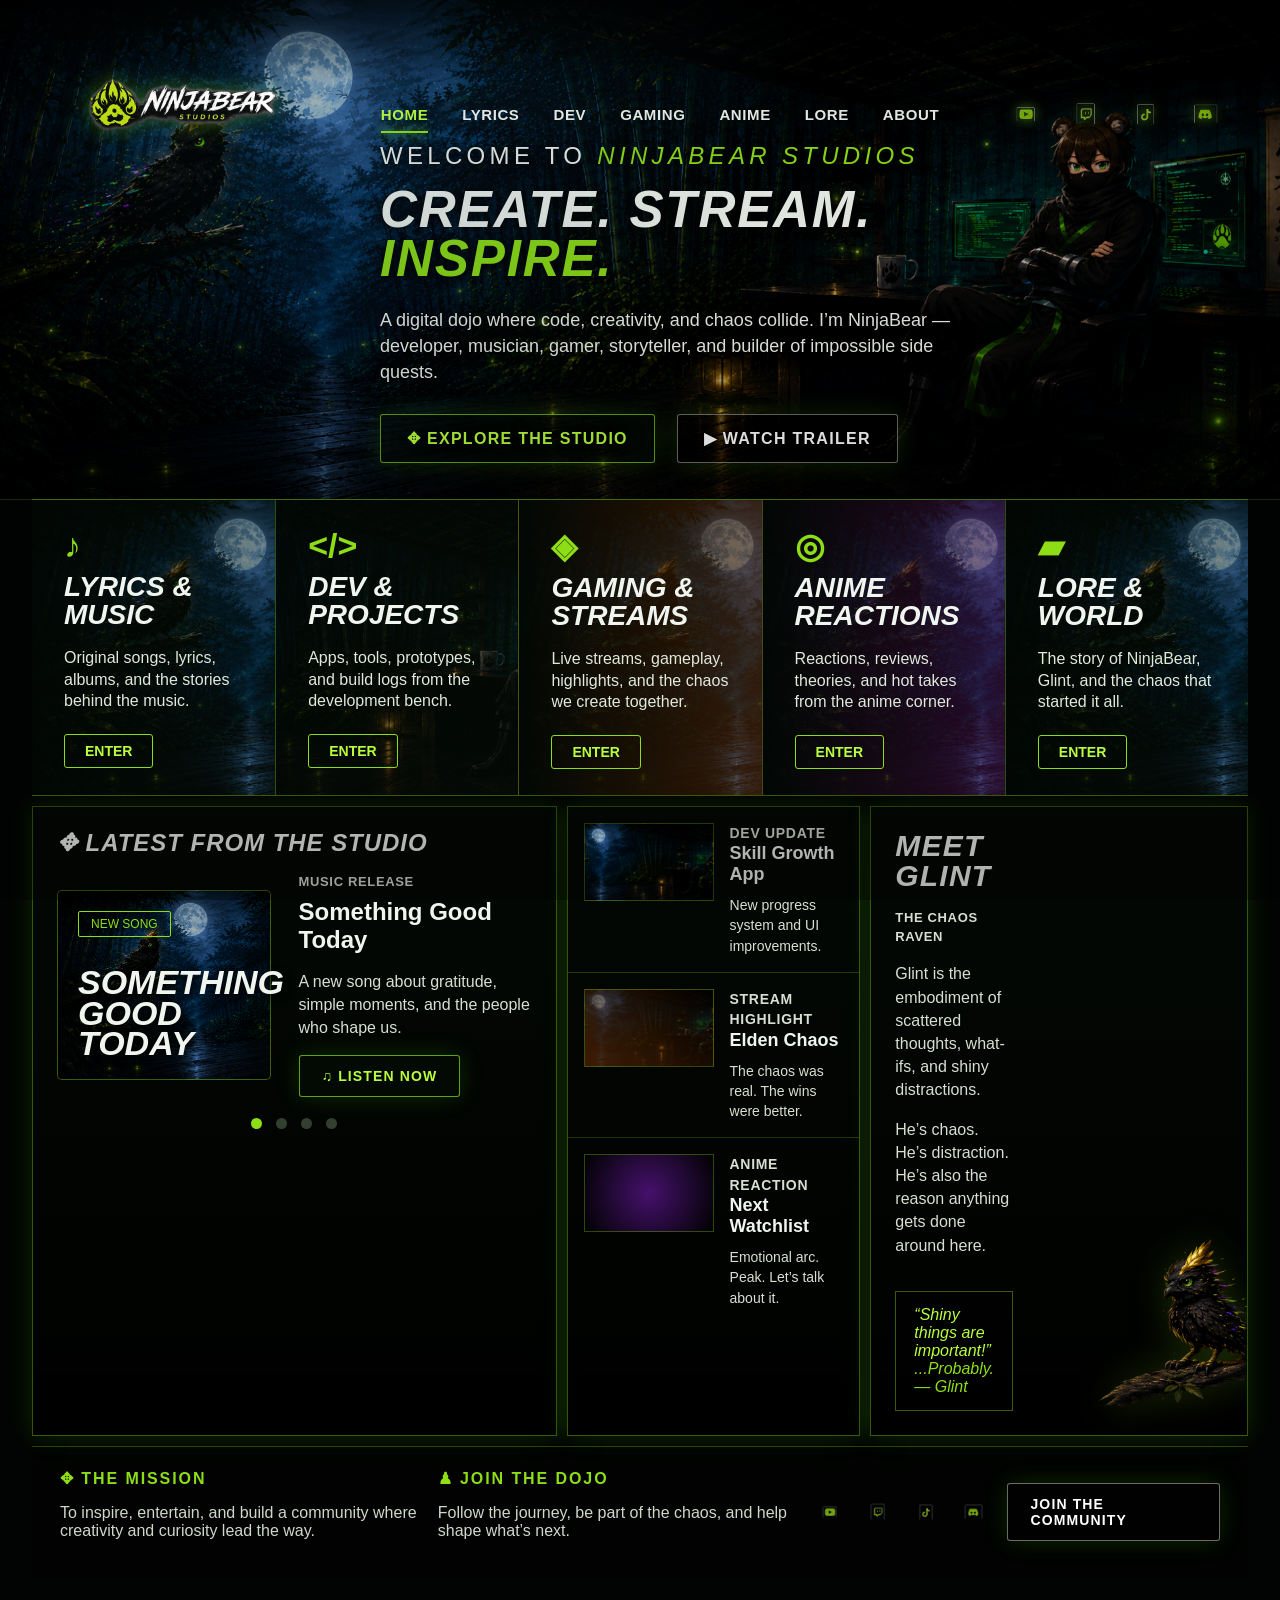
<file: index.html>
<!doctype html>
<html lang="en">
<head>
  <meta charset="utf-8" />
  <meta name="viewport" content="width=device-width, initial-scale=1" />
  <title>NinjaBear Studios | Create. Stream. Inspire.</title>
  <meta name="description" content="NinjaBear Studios is a creator hub for music, development projects, gaming, anime reactions, and lore." />
  <link rel="icon" href="assets/favicon.png" />
  <link rel="stylesheet" href="assets/styles.css" />
</head>
<body>
  <header class="site-header" aria-label="Primary navigation">
    <a class="brand" href="index.html"><img src="assets/logo.png" alt="NinjaBear Studios" /></a>
    <button class="nav-toggle" aria-label="Toggle navigation">☰</button>
    <nav class="main-nav">
      <a class="active" href="index.html">Home</a>
      <a href="music.html">Lyrics</a>
      <a href="dev.html">Dev</a>
      <a href="streams.html">Gaming</a>
      <a href="anime.html">Anime</a>
      <a href="lore.html">Lore</a>
      <a href="about.html">About</a>
    </nav>
    <div class="socials" aria-label="Social links">
      <a href="#" aria-label="YouTube"><img src="assets/youtube.png" alt="" /></a>
      <a href="#" aria-label="Twitch"><img src="assets/twitch.png" alt="" /></a>
      <a href="#" aria-label="TikTok"><img src="assets/tiktok.png" alt="" /></a>
      <a href="#" aria-label="Discord"><img src="assets/discord.png" alt="" /></a>
    </div>
  </header>

  <main>
    <section class="hero" aria-label="NinjaBear Studios intro">
      <img class="hero-art" src="assets/site-banner.png" alt="NinjaBear sitting at his cyber-dojo desk while Glint watches from a moonlit bamboo forest." />
      <div class="hero-copy">
        <p class="eyebrow">Welcome to <span>NinjaBear Studios</span></p>
        <h1>Create. Stream. <em>Inspire.</em></h1>
        <p>A digital dojo where code, creativity, and chaos collide. I’m NinjaBear — developer, musician, gamer, storyteller, and builder of impossible side quests.</p>
        <div class="hero-actions">
          <a class="btn primary" href="#studio">✥ Explore the Studio</a>
          <a class="btn ghost" href="streams.html">▶ Watch Trailer</a>
        </div>
      </div>
    </section>

    <section id="studio" class="portal-grid" aria-label="Studio sections">
      <a class="portal music-card" href="music.html"><span class="icon">♪</span><h2>Lyrics & Music</h2><p>Original songs, lyrics, albums, and the stories behind the music.</p><b>Enter</b></a>
      <a class="portal dev-card" href="dev.html"><span class="icon">&lt;/&gt;</span><h2>Dev & Projects</h2><p>Apps, tools, prototypes, and build logs from the development bench.</p><b>Enter</b></a>
      <a class="portal gaming-card" href="streams.html"><span class="icon">◈</span><h2>Gaming & Streams</h2><p>Live streams, gameplay, highlights, and the chaos we create together.</p><b>Enter</b></a>
      <a class="portal anime-card" href="anime.html"><span class="icon">◎</span><h2>Anime Reactions</h2><p>Reactions, reviews, theories, and hot takes from the anime corner.</p><b>Enter</b></a>
      <a class="portal lore-card" href="lore.html"><span class="icon">▰</span><h2>Lore & World</h2><p>The story of NinjaBear, Glint, and the chaos that started it all.</p><b>Enter</b></a>
    </section>

    <section class="dashboard">
      <article class="feature-panel latest">
        <h2>✥ Latest from the Studio</h2>
        <div class="feature-body">
          <div class="cover-card"><span>New Song</span><strong>Something<br>Good Today</strong></div>
          <div>
            <p class="tag">Music Release</p>
            <h3>Something Good Today</h3>
            <p>A new song about gratitude, simple moments, and the people who shape us.</p>
            <a class="btn primary small" href="music.html">♫ Listen Now</a>
          </div>
        </div>
        <div class="dots"><i></i><i></i><i></i><i></i></div>
      </article>

      <article class="feature-panel updates">
        <div class="update-item"><div class="thumb dev-thumb"></div><div><p class="tag">Dev Update</p><h3>Skill Growth App</h3><p>New progress system and UI improvements.</p></div></div>
        <div class="update-item"><div class="thumb game-thumb"></div><div><p class="tag">Stream Highlight</p><h3>Elden Chaos</h3><p>The chaos was real. The wins were better.</p></div></div>
        <div class="update-item"><div class="thumb anime-thumb"></div><div><p class="tag">Anime Reaction</p><h3>Next Watchlist</h3><p>Emotional arc. Peak. Let’s talk about it.</p></div></div>
      </article>

      <article class="feature-panel glint-panel">
        <div class="glint-text">
          <h2>Meet Glint</h2>
          <p class="tag">The Chaos Raven</p>
          <p>Glint is the embodiment of scattered thoughts, what-ifs, and shiny distractions.</p>
          <p>He’s chaos. He’s distraction. He’s also the reason anything gets done around here.</p>
          <blockquote>“Shiny things are important!”<br><span>...Probably. — Glint</span></blockquote>
        </div>
        <img src="assets/glint.png" alt="Glint the chaos raven" />
      </article>
    </section>

    <section class="mission-strip">
      <div><strong>✥ The Mission</strong><p>To inspire, entertain, and build a community where creativity and curiosity lead the way.</p></div>
      <div><strong>♟ Join the Dojo</strong><p>Follow the journey, be part of the chaos, and help shape what’s next.</p></div>
      <div class="strip-socials"><img src="assets/youtube.png" alt=""><img src="assets/twitch.png" alt=""><img src="assets/tiktok.png" alt=""><img src="assets/discord.png" alt=""><a class="btn ghost small" href="#">Join the Community</a></div>
    </section>
  </main>
  <script src="assets/site.js"></script>
</body>
</html>
</file>
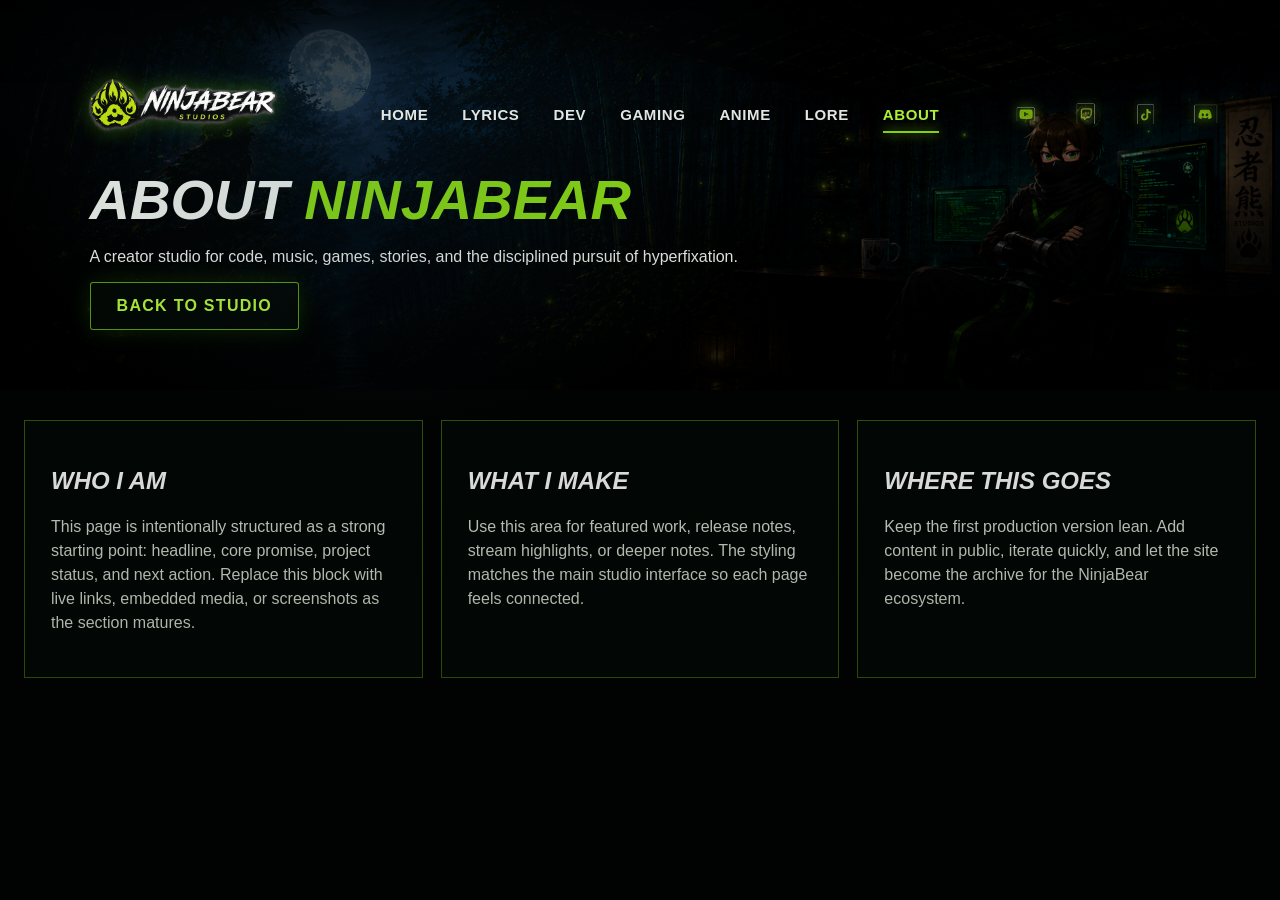
<file: about.html>
<!doctype html><html lang="en"><head><meta charset="utf-8"><meta name="viewport" content="width=device-width, initial-scale=1"><title>About NinjaBear | NinjaBear Studios</title><link rel="icon" href="assets/favicon.png"><link rel="stylesheet" href="assets/styles.css"></head><body><header class="site-header" aria-label="Primary navigation">
    <a class="brand" href="index.html"><img src="assets/logo.png" alt="NinjaBear Studios" /></a>
    <button class="nav-toggle" aria-label="Toggle navigation">☰</button>
    <nav class="main-nav">
      <a href="index.html">Home</a><a href="music.html">Lyrics</a><a href="dev.html">Dev</a><a href="streams.html">Gaming</a><a href="anime.html">Anime</a><a href="lore.html">Lore</a><a class="active" href="about.html">About</a>
    </nav>
    <div class="socials"><a href="#"><img src="assets/youtube.png" alt="YouTube" /></a><a href="#"><img src="assets/twitch.png" alt="Twitch" /></a><a href="#"><img src="assets/tiktok.png" alt="TikTok" /></a><a href="#"><img src="assets/discord.png" alt="Discord" /></a></div>
  </header><main><section class="interior-hero"><div><h1>About <em>NinjaBear</em></h1><p>A creator studio for code, music, games, stories, and the disciplined pursuit of hyperfixation.</p><a class="btn primary" href="index.html#studio">Back to Studio</a></div></section><section class="content-grid"><article class="content-card"><h2>Who I Am</h2><p>This page is intentionally structured as a strong starting point: headline, core promise, project status, and next action. Replace this block with live links, embedded media, or screenshots as the section matures.</p></article><article class="content-card"><h2>What I Make</h2><p>Use this area for featured work, release notes, stream highlights, or deeper notes. The styling matches the main studio interface so each page feels connected.</p></article><article class="content-card"><h2>Where This Goes</h2><p>Keep the first production version lean. Add content in public, iterate quickly, and let the site become the archive for the NinjaBear ecosystem.</p></article></section></main><script src="assets/site.js"></script></body></html>
</file>
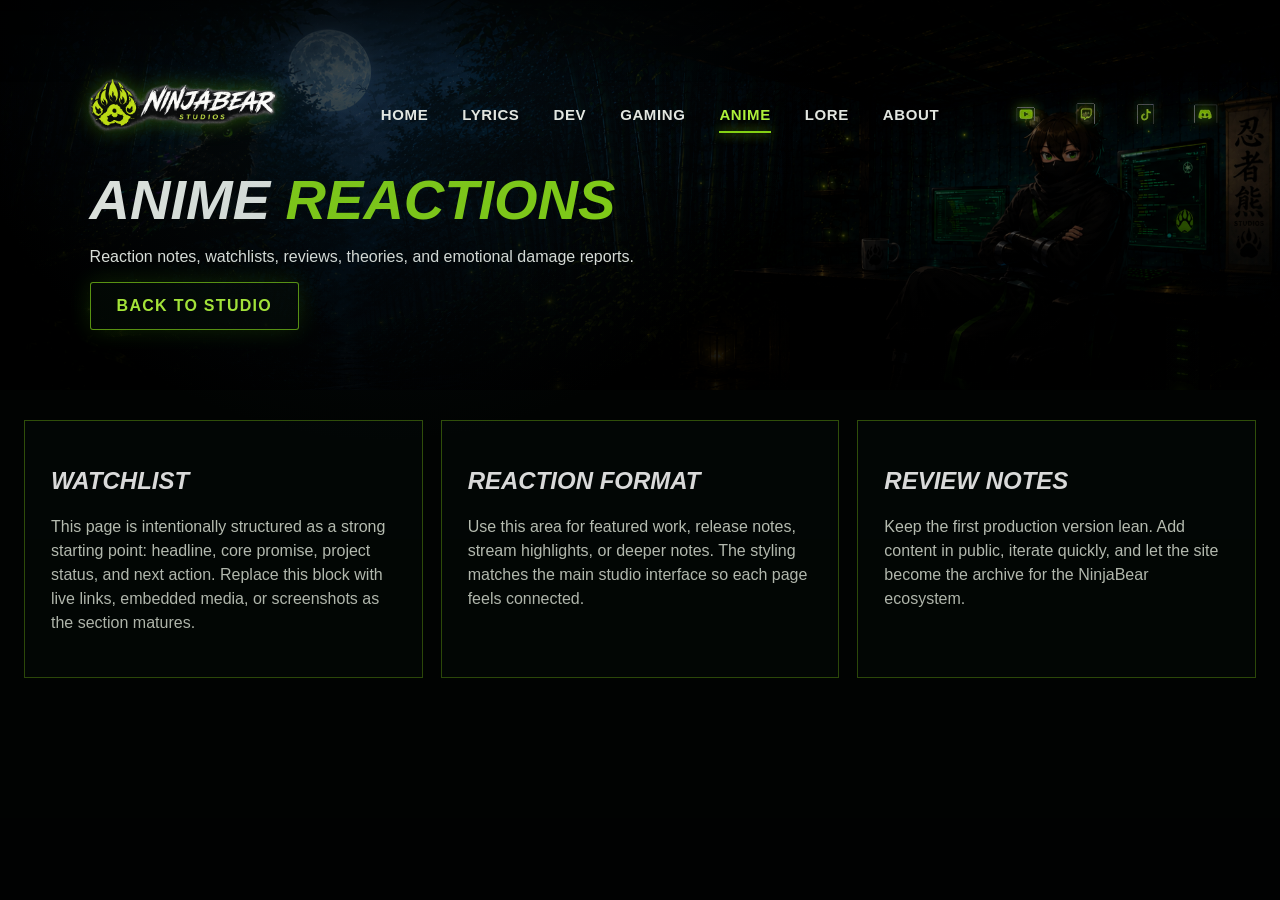
<file: anime.html>
<!doctype html><html lang="en"><head><meta charset="utf-8"><meta name="viewport" content="width=device-width, initial-scale=1"><title>Anime Reactions | NinjaBear Studios</title><link rel="icon" href="assets/favicon.png"><link rel="stylesheet" href="assets/styles.css"></head><body><header class="site-header" aria-label="Primary navigation">
    <a class="brand" href="index.html"><img src="assets/logo.png" alt="NinjaBear Studios" /></a>
    <button class="nav-toggle" aria-label="Toggle navigation">☰</button>
    <nav class="main-nav">
      <a href="index.html">Home</a><a href="music.html">Lyrics</a><a href="dev.html">Dev</a><a href="streams.html">Gaming</a><a class="active" href="anime.html">Anime</a><a href="lore.html">Lore</a><a href="about.html">About</a>
    </nav>
    <div class="socials"><a href="#"><img src="assets/youtube.png" alt="YouTube" /></a><a href="#"><img src="assets/twitch.png" alt="Twitch" /></a><a href="#"><img src="assets/tiktok.png" alt="TikTok" /></a><a href="#"><img src="assets/discord.png" alt="Discord" /></a></div>
  </header><main><section class="interior-hero"><div><h1>Anime <em>Reactions</em></h1><p>Reaction notes, watchlists, reviews, theories, and emotional damage reports.</p><a class="btn primary" href="index.html#studio">Back to Studio</a></div></section><section class="content-grid"><article class="content-card"><h2>Watchlist</h2><p>This page is intentionally structured as a strong starting point: headline, core promise, project status, and next action. Replace this block with live links, embedded media, or screenshots as the section matures.</p></article><article class="content-card"><h2>Reaction Format</h2><p>Use this area for featured work, release notes, stream highlights, or deeper notes. The styling matches the main studio interface so each page feels connected.</p></article><article class="content-card"><h2>Review Notes</h2><p>Keep the first production version lean. Add content in public, iterate quickly, and let the site become the archive for the NinjaBear ecosystem.</p></article></section></main><script src="assets/site.js"></script></body></html>
</file>
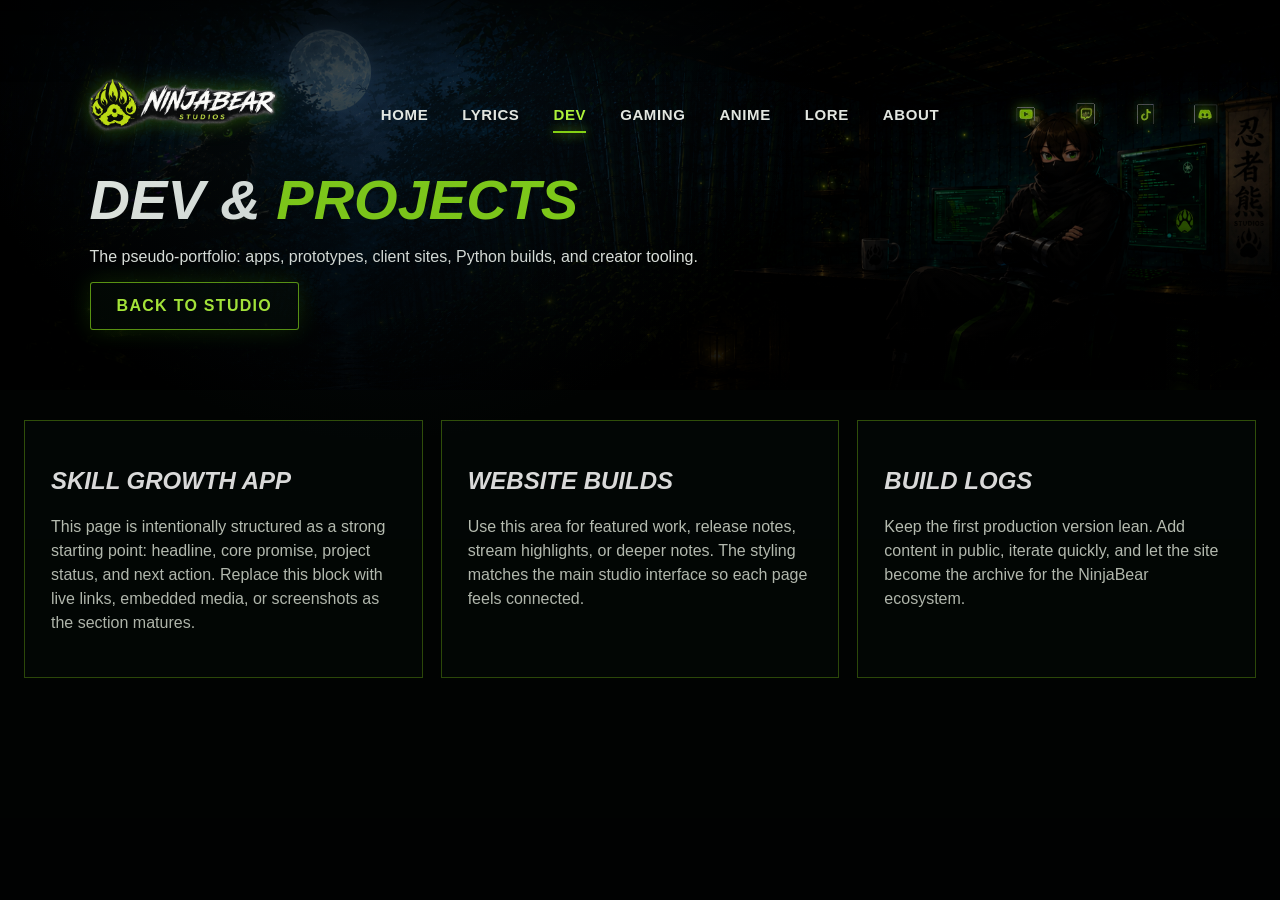
<file: dev.html>
<!doctype html><html lang="en"><head><meta charset="utf-8"><meta name="viewport" content="width=device-width, initial-scale=1"><title>Dev & Projects | NinjaBear Studios</title><link rel="icon" href="assets/favicon.png"><link rel="stylesheet" href="assets/styles.css"></head><body><header class="site-header" aria-label="Primary navigation">
    <a class="brand" href="index.html"><img src="assets/logo.png" alt="NinjaBear Studios" /></a>
    <button class="nav-toggle" aria-label="Toggle navigation">☰</button>
    <nav class="main-nav">
      <a href="index.html">Home</a><a href="music.html">Lyrics</a><a class="active" href="dev.html">Dev</a><a href="streams.html">Gaming</a><a href="anime.html">Anime</a><a href="lore.html">Lore</a><a href="about.html">About</a>
    </nav>
    <div class="socials"><a href="#"><img src="assets/youtube.png" alt="YouTube" /></a><a href="#"><img src="assets/twitch.png" alt="Twitch" /></a><a href="#"><img src="assets/tiktok.png" alt="TikTok" /></a><a href="#"><img src="assets/discord.png" alt="Discord" /></a></div>
  </header><main><section class="interior-hero"><div><h1>Dev & <em>Projects</em></h1><p>The pseudo-portfolio: apps, prototypes, client sites, Python builds, and creator tooling.</p><a class="btn primary" href="index.html#studio">Back to Studio</a></div></section><section class="content-grid"><article class="content-card"><h2>Skill Growth App</h2><p>This page is intentionally structured as a strong starting point: headline, core promise, project status, and next action. Replace this block with live links, embedded media, or screenshots as the section matures.</p></article><article class="content-card"><h2>Website Builds</h2><p>Use this area for featured work, release notes, stream highlights, or deeper notes. The styling matches the main studio interface so each page feels connected.</p></article><article class="content-card"><h2>Build Logs</h2><p>Keep the first production version lean. Add content in public, iterate quickly, and let the site become the archive for the NinjaBear ecosystem.</p></article></section></main><script src="assets/site.js"></script></body></html>
</file>
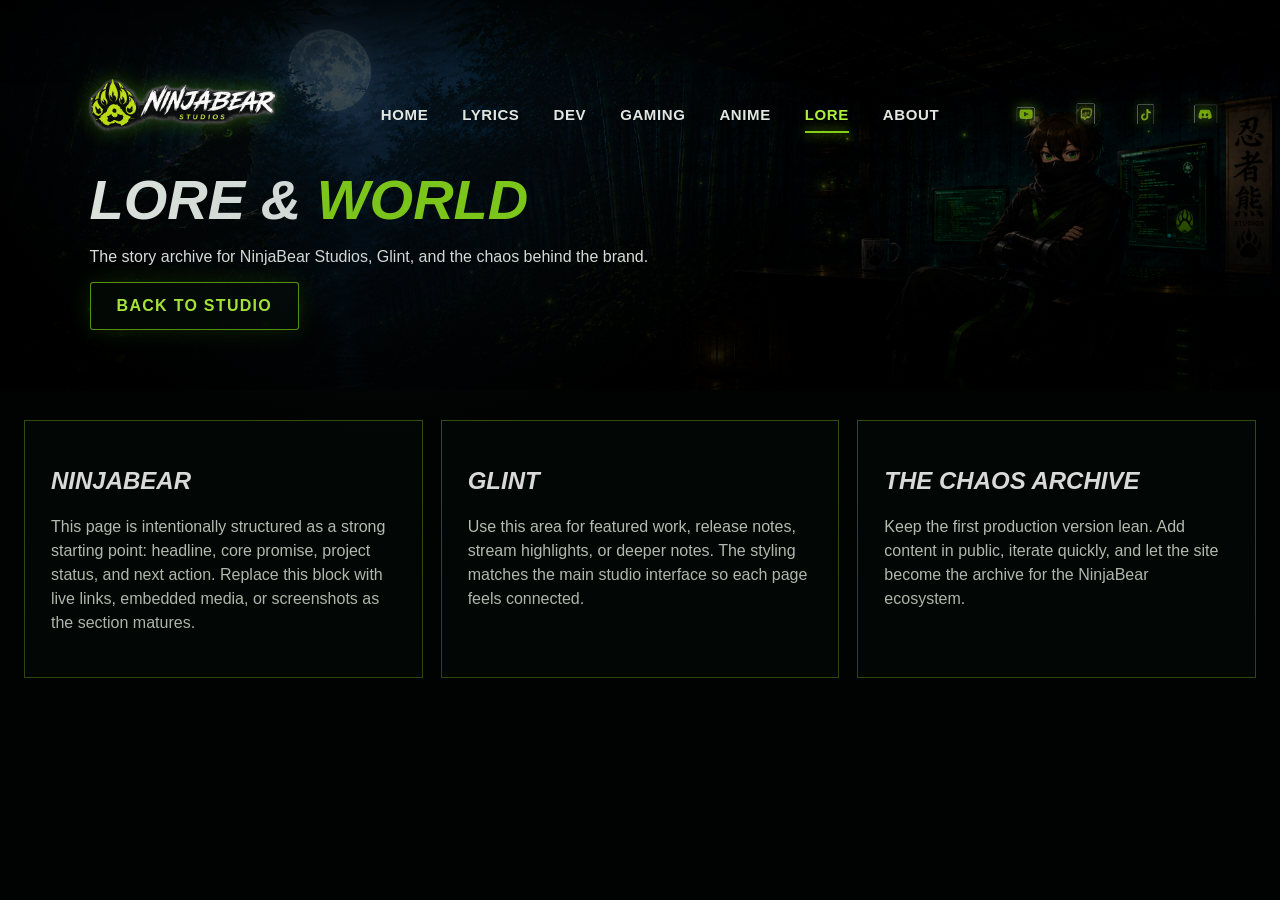
<file: lore.html>
<!doctype html><html lang="en"><head><meta charset="utf-8"><meta name="viewport" content="width=device-width, initial-scale=1"><title>Lore & World | NinjaBear Studios</title><link rel="icon" href="assets/favicon.png"><link rel="stylesheet" href="assets/styles.css"></head><body><header class="site-header" aria-label="Primary navigation">
    <a class="brand" href="index.html"><img src="assets/logo.png" alt="NinjaBear Studios" /></a>
    <button class="nav-toggle" aria-label="Toggle navigation">☰</button>
    <nav class="main-nav">
      <a href="index.html">Home</a><a href="music.html">Lyrics</a><a href="dev.html">Dev</a><a href="streams.html">Gaming</a><a href="anime.html">Anime</a><a class="active" href="lore.html">Lore</a><a href="about.html">About</a>
    </nav>
    <div class="socials"><a href="#"><img src="assets/youtube.png" alt="YouTube" /></a><a href="#"><img src="assets/twitch.png" alt="Twitch" /></a><a href="#"><img src="assets/tiktok.png" alt="TikTok" /></a><a href="#"><img src="assets/discord.png" alt="Discord" /></a></div>
  </header><main><section class="interior-hero"><div><h1>Lore & <em>World</em></h1><p>The story archive for NinjaBear Studios, Glint, and the chaos behind the brand.</p><a class="btn primary" href="index.html#studio">Back to Studio</a></div></section><section class="content-grid"><article class="content-card"><h2>NinjaBear</h2><p>This page is intentionally structured as a strong starting point: headline, core promise, project status, and next action. Replace this block with live links, embedded media, or screenshots as the section matures.</p></article><article class="content-card"><h2>Glint</h2><p>Use this area for featured work, release notes, stream highlights, or deeper notes. The styling matches the main studio interface so each page feels connected.</p></article><article class="content-card"><h2>The Chaos Archive</h2><p>Keep the first production version lean. Add content in public, iterate quickly, and let the site become the archive for the NinjaBear ecosystem.</p></article></section></main><script src="assets/site.js"></script></body></html>
</file>
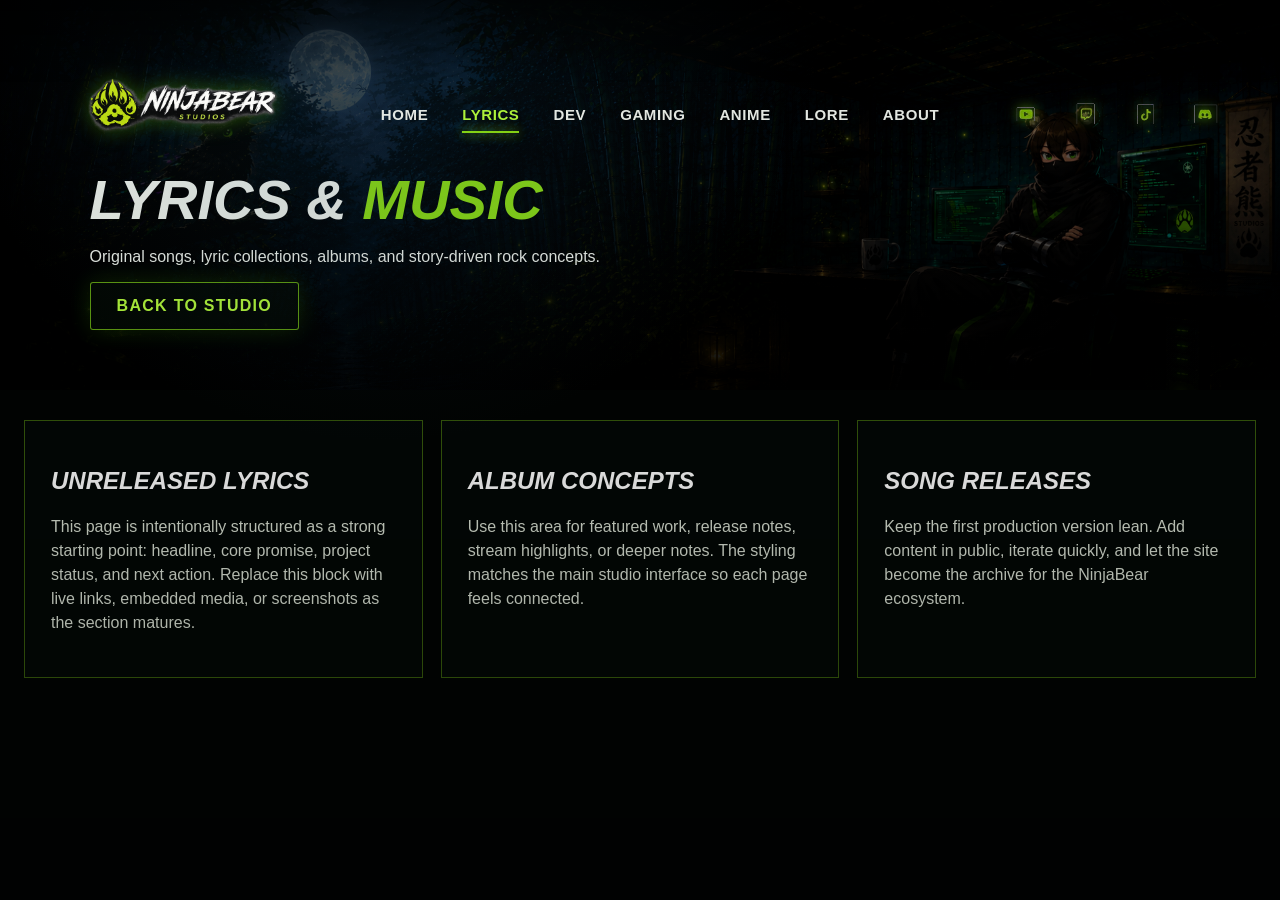
<file: music.html>
<!doctype html><html lang="en"><head><meta charset="utf-8"><meta name="viewport" content="width=device-width, initial-scale=1"><title>Lyrics & Music | NinjaBear Studios</title><link rel="icon" href="assets/favicon.png"><link rel="stylesheet" href="assets/styles.css"></head><body><header class="site-header" aria-label="Primary navigation">
    <a class="brand" href="index.html"><img src="assets/logo.png" alt="NinjaBear Studios" /></a>
    <button class="nav-toggle" aria-label="Toggle navigation">☰</button>
    <nav class="main-nav">
      <a href="index.html">Home</a><a class="active" href="music.html">Lyrics</a><a href="dev.html">Dev</a><a href="streams.html">Gaming</a><a href="anime.html">Anime</a><a href="lore.html">Lore</a><a href="about.html">About</a>
    </nav>
    <div class="socials"><a href="#"><img src="assets/youtube.png" alt="YouTube" /></a><a href="#"><img src="assets/twitch.png" alt="Twitch" /></a><a href="#"><img src="assets/tiktok.png" alt="TikTok" /></a><a href="#"><img src="assets/discord.png" alt="Discord" /></a></div>
  </header><main><section class="interior-hero"><div><h1>Lyrics & <em>Music</em></h1><p>Original songs, lyric collections, albums, and story-driven rock concepts.</p><a class="btn primary" href="index.html#studio">Back to Studio</a></div></section><section class="content-grid"><article class="content-card"><h2>Unreleased Lyrics</h2><p>This page is intentionally structured as a strong starting point: headline, core promise, project status, and next action. Replace this block with live links, embedded media, or screenshots as the section matures.</p></article><article class="content-card"><h2>Album Concepts</h2><p>Use this area for featured work, release notes, stream highlights, or deeper notes. The styling matches the main studio interface so each page feels connected.</p></article><article class="content-card"><h2>Song Releases</h2><p>Keep the first production version lean. Add content in public, iterate quickly, and let the site become the archive for the NinjaBear ecosystem.</p></article></section></main><script src="assets/site.js"></script></body></html>
</file>
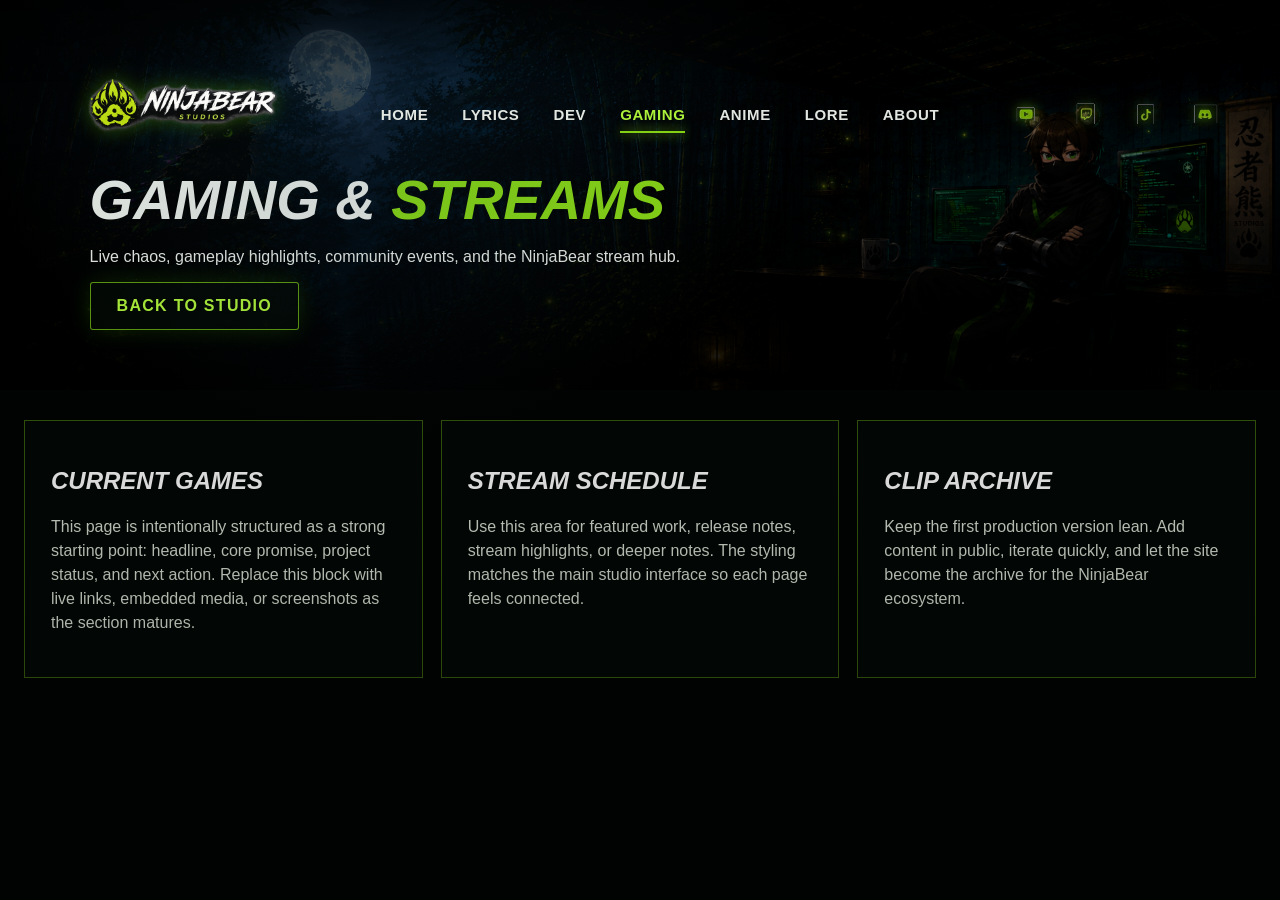
<file: streams.html>
<!doctype html><html lang="en"><head><meta charset="utf-8"><meta name="viewport" content="width=device-width, initial-scale=1"><title>Gaming & Streams | NinjaBear Studios</title><link rel="icon" href="assets/favicon.png"><link rel="stylesheet" href="assets/styles.css"></head><body><header class="site-header" aria-label="Primary navigation">
    <a class="brand" href="index.html"><img src="assets/logo.png" alt="NinjaBear Studios" /></a>
    <button class="nav-toggle" aria-label="Toggle navigation">☰</button>
    <nav class="main-nav">
      <a href="index.html">Home</a><a href="music.html">Lyrics</a><a href="dev.html">Dev</a><a class="active" href="streams.html">Gaming</a><a href="anime.html">Anime</a><a href="lore.html">Lore</a><a href="about.html">About</a>
    </nav>
    <div class="socials"><a href="#"><img src="assets/youtube.png" alt="YouTube" /></a><a href="#"><img src="assets/twitch.png" alt="Twitch" /></a><a href="#"><img src="assets/tiktok.png" alt="TikTok" /></a><a href="#"><img src="assets/discord.png" alt="Discord" /></a></div>
  </header><main><section class="interior-hero"><div><h1>Gaming & <em>Streams</em></h1><p>Live chaos, gameplay highlights, community events, and the NinjaBear stream hub.</p><a class="btn primary" href="index.html#studio">Back to Studio</a></div></section><section class="content-grid"><article class="content-card"><h2>Current Games</h2><p>This page is intentionally structured as a strong starting point: headline, core promise, project status, and next action. Replace this block with live links, embedded media, or screenshots as the section matures.</p></article><article class="content-card"><h2>Stream Schedule</h2><p>Use this area for featured work, release notes, stream highlights, or deeper notes. The styling matches the main studio interface so each page feels connected.</p></article><article class="content-card"><h2>Clip Archive</h2><p>Keep the first production version lean. Add content in public, iterate quickly, and let the site become the archive for the NinjaBear ecosystem.</p></article></section></main><script src="assets/site.js"></script></body></html>
</file>
<file: assets/styles.css>
:root {
  --bg: #020403;
  --panel: rgba(4, 9, 7, 0.78);
  --panel2: rgba(10, 16, 12, 0.62);
  --line: rgba(127, 202, 23, 0.42);
  --green: #8dde16;
  --green2: #b8ff3e;
  --text: #f1f5ef;
  --muted: #c0c8ba;
  --shadow: 0 0 24px rgba(100, 255, 0, 0.15);
}

* {
  box-sizing: border-box;
}

html {
  scroll-behavior: smooth;
}

body {
  margin: 0;
  background: var(--bg);
  color: var(--text);
  font-family: Arial, Helvetica, sans-serif;
  overflow-x: hidden;
}

a {
  color: inherit;
  text-decoration: none;
}

img {
  max-width: 100%;
  display: block;
}

/* Soft global atmosphere */
body::before {
  content: "";
  position: fixed;
  inset: 0;
  z-index: 5;
  pointer-events: none;
  background:
    radial-gradient(circle at 30% 0%, rgba(32, 79, 99, 0.16), transparent 35%),
    linear-gradient(180deg, transparent, rgba(0, 0, 0, 0.28));
}

/* Header */
.site-header {
  position: absolute;
  z-index: 20;
  top: 0;
  left: 0;
  right: 0;

  height: 82px;
  display: grid;
  grid-template-columns: 260px 1fr 220px;
  align-items: center;
  gap: 20px;

  padding: 18px 54px;
  background: linear-gradient(180deg, rgba(0, 0, 0, 0.58), transparent);
}

.brand img {
  width: 400px;
  height: auto;
  filter: drop-shadow(0 0 10px rgba(128, 255, 0, 0.28));
}

.main-nav {
  display: flex;
  justify-content: center;
  gap: 34px;

  text-transform: uppercase;
  font-size: 15px;
  font-weight: 800;
  letter-spacing: 0.04em;
}

.main-nav a {
  position: relative;
  opacity: 0.94;
}

.main-nav a:hover,
.main-nav a.active {
  color: var(--green2);
}

.main-nav a.active::after {
  content: "";
  position: absolute;
  left: 0;
  right: 0;
  bottom: -10px;

  height: 2px;
  background: var(--green);
  box-shadow: 0 0 12px var(--green);
}

.socials {
  display: flex;
  justify-content: flex-end;
  align-items: center;
  gap: 20px;
}

.socials img {
  width: 192px;
  height: 192px;
  object-fit: contain;
  filter: drop-shadow(0 0 6px rgba(140, 255, 20, 0.5));
}

.nav-toggle {
  display: none;
}

/* Hero */
.hero {
  position: relative;
  background: #010302;
  min-height: clamp(500px, 36.47vw, 700px);
  overflow: hidden;
  border-bottom: 1px solid rgba(120, 200, 20, 0.23);
}

.hero-art {
  position: absolute;
  inset: 0;

  width: 100%;
  height: 100%;

  object-fit: cover;
  object-position: center top;

  opacity: 1;
  filter: none;
}

.hero::after {
  content: "";
  position: absolute;
  inset: 0;
  z-index: 1;

  background:
    linear-gradient(
      90deg,
      rgba(0, 0, 0, 0.28) 0%,
      rgba(0, 0, 0, 0.10) 45%,
      rgba(0, 0, 0, 0.24) 100%
    ),
    linear-gradient(
      180deg,
      rgba(0, 0, 0, 0.06) 0%,
      rgba(0, 0, 0, 0.08) 62%,
      rgba(0, 0, 0, 0.52) 100%
    );
}

.hero-copy {
  position: relative;
  z-index: 2;

  width: min(690px, 46vw);
  margin-left: clamp(380px, 28vw, 730px);
  padding-top: clamp(142px, 9vw, 184px);

  text-shadow:
    0 2px 8px #000,
    0 0 18px rgba(0, 0, 0, 0.85);
}

.eyebrow {
  margin: 0 0 16px;
  text-transform: uppercase;
  letter-spacing: 0.18em;
  font-size: 24px;
}

.eyebrow span,
.hero h1 em {
  color: var(--green);
  font-style: italic;
}

.hero h1 {
  margin: 0 0 24px;

  font-size: clamp(44px, 4vw, 72px);
  line-height: 0.95;

  text-transform: uppercase;
  font-style: italic;
  letter-spacing: 0.035em;
  font-weight: 900;
}

.hero-copy p:not(.eyebrow) {
  max-width: 620px;
  margin: 0 0 28px;

  font-size: 18px;
  line-height: 1.45;
}

.hero-actions {
  display: flex;
  flex-wrap: wrap;
  gap: 22px;
}

/* Buttons */
.btn {
  display: inline-flex;
  align-items: center;
  justify-content: center;

  padding: 14px 26px;
  border: 1px solid rgba(151, 244, 29, 0.65);
  border-radius: 3px;

  background: rgba(6, 16, 8, 0.54);
  color: var(--green2);
  box-shadow: var(--shadow);

  text-transform: uppercase;
  font-weight: 900;
  letter-spacing: 0.08em;
}

.btn.ghost {
  color: #fff;
  border-color: rgba(255, 255, 255, 0.42);
  background: rgba(0, 0, 0, 0.34);
}

.btn.small {
  padding: 12px 22px;
  font-size: 14px;
}

/* Portal cards */
.portal-grid {
  position: relative;
  z-index: 10;

  width: min(1920px, calc(100% - 64px));
  margin: -1px auto 0;

  display: grid;
  grid-template-columns: repeat(5, 1fr);

  border-top: 1px solid var(--line);
  border-bottom: 1px solid var(--line);
}

.portal {
  position: relative;
  min-height: 205px;
  padding: 26px 32px;
  overflow: hidden;

  background:
    linear-gradient(90deg, rgba(2, 8, 4, 0.83), rgba(8, 18, 9, 0.45)),
    url("site-banner.png");
  background-size: cover;

  border-left: 1px solid rgba(127, 202, 23, 0.34);
}

.portal:first-child {
  border-left: 0;
}

.portal::after {
  content: "";
  position: absolute;
  inset: 0;

  background: radial-gradient(circle at 70% 20%, rgba(141, 222, 22, 0.15), transparent 35%);
  opacity: 0;
  transition: opacity 0.2s;
}

.portal:hover::after {
  opacity: 1;
}

.portal h2,
.feature-panel h2 {
  margin: 0 0 18px;

  font-size: 28px;
  line-height: 1;

  text-transform: uppercase;
  font-style: italic;
  font-weight: 900;
}

.portal p {
  max-width: 230px;
  margin: 0 0 22px;

  color: #e1e8dc;
  line-height: 1.35;
}

.portal b {
  display: inline-block;

  padding: 8px 20px;
  border: 1px solid var(--green);
  border-radius: 3px;

  color: var(--green2);
  text-transform: uppercase;
  font-size: 14px;
}

.icon {
  display: block;
  margin-bottom: 8px;

  color: var(--green);
  font-size: 34px;
  font-weight: 900;
}

.music-card {
  background-position: left center;
}

.dev-card {
  background-position: 60% center;
}

.gaming-card {
  background:
    linear-gradient(90deg, rgba(2, 8, 4, 0.85), rgba(75, 34, 3, 0.65)),
    url("site-banner.png");
  background-size: cover;
}

.anime-card {
  background:
    linear-gradient(90deg, rgba(2, 8, 4, 0.85), rgba(63, 12, 58, 0.6)),
    url("site-banner.png");
  background-size: cover;
}

.lore-card {
  background-position: left center;
}

/* Dashboard */
.dashboard {
  width: min(1920px, calc(100% - 64px));
  margin: 10px auto;

  display: grid;
  grid-template-columns: 1.25fr 0.7fr 0.9fr;
  gap: 10px;
}

.feature-panel {
  min-height: 240px;
  padding: 24px;

  background: linear-gradient(180deg, rgba(4, 8, 5, 0.86), rgba(0, 0, 0, 0.88));
  border: 1px solid var(--line);
  box-shadow: var(--shadow);
}

.feature-panel h2 {
  font-size: 24px;
  letter-spacing: 0.04em;
}

.feature-body {
  display: grid;
  grid-template-columns: 45% 1fr;
  align-items: center;
  gap: 28px;
}

.cover-card {
  min-height: 190px;
  padding: 20px;

  display: flex;
  flex-direction: column;
  justify-content: space-between;

  border: 1px solid rgba(127, 202, 23, 0.45);
  border-radius: 5px;

  background:
    linear-gradient(45deg, rgba(0, 0, 0, 0.1), rgba(0, 0, 0, 0.4)),
    url("site-banner.png");
  background-size: cover;
  background-position: left center;
}

.cover-card span {
  align-self: flex-start;

  padding: 5px 12px;
  border: 1px solid var(--green);
  border-radius: 2px;

  color: var(--green);
  font-size: 12px;
  text-transform: uppercase;
}

.cover-card strong {
  font-size: 34px;
  line-height: 0.9;
  text-transform: uppercase;
  font-style: italic;
  text-shadow: 0 2px 8px #000;
}

.tag {
  margin: 0 0 6px;

  color: var(--green);
  text-transform: uppercase;
  font-size: 13px;
  font-weight: 900;
  letter-spacing: 0.05em;
}

.feature-panel h3 {
  margin: 0 0 10px;
  font-size: 24px;
}

.feature-panel p {
  color: #d8dfd2;
  line-height: 1.45;
}

.dots {
  margin-top: 18px;
  text-align: center;
}

.dots i {
  display: inline-block;
  width: 11px;
  height: 11px;
  margin: 0 7px;

  border-radius: 50%;
  background: #33402f;
}

.dots i:first-child {
  background: var(--green);
}

/* Updates */
.updates {
  padding: 0;
}

.update-item {
  display: grid;
  grid-template-columns: 130px 1fr;
  gap: 16px;

  padding: 16px;
  border-bottom: 1px solid rgba(127, 202, 23, 0.25);
}

.update-item:last-child {
  border-bottom: 0;
}

.thumb {
  height: 78px;
  border: 1px solid rgba(127, 202, 23, 0.35);
  background: url("site-banner.png") center / cover;
}

.game-thumb {
  background:
    linear-gradient(45deg, rgba(68, 29, 0, 0.9), rgba(0, 0, 0, 0.2)),
    url("site-banner.png") center / cover;
}

.anime-thumb {
  background: radial-gradient(circle, rgba(137, 30, 214, 0.5), rgba(0, 0, 0, 0.7));
}

.update-item h3 {
  font-size: 18px;
}

.update-item p {
  margin: 0;
  font-size: 14px;
}

/* Glint */
.glint-panel {
  position: relative;
  overflow: hidden;

  display: grid;
  grid-template-columns: 1fr 260px;
  gap: 10px;
}

.glint-panel img {
  align-self: end;
  justify-self: end;

  max-height: 245px;
  object-fit: contain;
  filter: drop-shadow(0 0 18px rgba(139, 222, 22, 0.18));
}

.glint-panel h2 {
  font-size: 30px;
}

.glint-panel blockquote {
  display: inline-block;
  margin: 18px 0 0;
  padding: 14px 18px;

  border: 1px solid rgba(127, 202, 23, 0.45);
  background: rgba(0, 0, 0, 0.4);

  color: var(--green2);
  font-style: italic;
}

.glint-panel blockquote span {
  color: var(--green);
}

/* Mission strip */
.mission-strip {
  width: min(1920px, calc(100% - 64px));
  margin: 0 auto 34px;
  padding: 22px 28px;

  display: grid;
  grid-template-columns: 1fr 1fr 1.1fr;
  gap: 10px;

  border-top: 1px solid rgba(127, 202, 23, 0.3);
  background: rgba(0, 0, 0, 0.62);
}

.mission-strip strong {
  color: var(--green);
  text-transform: uppercase;
  letter-spacing: 0.12em;
}

.mission-strip p {
  color: #cfd7cb;
}

.strip-socials {
  display: flex;
  align-items: center;
  justify-content: flex-end;
  gap: 18px;
}

.strip-socials img {
  width: 30px;
  height: 30px;
  object-fit: contain;
}

/* Interior pages */
.interior-hero {
  position: relative;
  min-height: 390px;

  display: flex;
  align-items: flex-end;

  padding: 120px 7vw 60px;
  background: url("site-banner.png") center top / cover;
}

.interior-hero::after {
  content: "";
  position: absolute;
  inset: 0;

  background:
    linear-gradient(90deg, rgba(0, 0, 0, 0.78), rgba(0, 0, 0, 0.25)),
    linear-gradient(180deg, transparent, rgba(0, 0, 0, 0.85));
}

.interior-hero div {
  position: relative;
  z-index: 1;
  max-width: 720px;
}

.interior-hero h1 {
  margin: 0 0 12px;

  font-size: 56px;
  text-transform: uppercase;
  font-style: italic;
}

.interior-hero em {
  color: var(--green);
  font-style: italic;
}

.content-grid {
  width: min(1400px, calc(100% - 48px));
  margin: 30px auto;

  display: grid;
  grid-template-columns: repeat(3, 1fr);
  gap: 18px;
}

.content-card {
  min-height: 220px;
  padding: 26px;

  border: 1px solid var(--line);
  background: var(--panel);
}

.content-card h2 {
  color: #fff;
  text-transform: uppercase;
  font-style: italic;
}

.content-card p {
  color: #d8dfd2;
  line-height: 1.5;
}

/* Tablet */
@media (max-width: 1200px) {
  .site-header {
    grid-template-columns: 200px 1fr 150px;
    padding: 16px 24px;
  }

  .brand img {
    width: 300px;
    height: auto;
  }

  .main-nav {
    gap: 16px;
    font-size: 13px;
  }

  .hero-copy {
    width: 52vw;
    margin-left: 28%;
  }

  .portal-grid {
    grid-template-columns: repeat(2, 1fr);
  }

  .dashboard {
    grid-template-columns: 1fr;
  }

  .mission-strip {
    grid-template-columns: 1fr;
  }

  .strip-socials {
    justify-content: flex-start;
  }

  .content-grid {
    grid-template-columns: repeat(2, 1fr);
  }

  .glint-panel {
    grid-template-columns: 1fr 220px;
  }
}

/* Mobile */
@media (max-width: 760px) {
  .site-header {
    position: absolute;
    height: auto;

    grid-template-columns: 1fr auto;
    padding: 12px 16px;
  }

  .brand img {
    width: 160px;
  }

  .nav-toggle {
    display: block;

    background: rgba(0, 0, 0, 0.5);
    border: 1px solid var(--line);

    color: var(--green);
    font-size: 24px;
  }

  .main-nav,
  .socials {
    display: none;
  }

  .main-nav.open {
    display: flex;
    grid-column: 1 / -1;
    flex-direction: column;
    align-items: flex-start;

    padding: 14px;
    background: rgba(0, 0, 0, 0.85);
  }

  .hero {
    min-height: 620px;
  }

  .hero-art {
    object-position: center top;
  }

  .hero-copy {
    width: 100%;
    max-width: 500px;
    margin: 0;
    padding: 140px 22px 0;
  }

  .hero-copy p:not(.eyebrow) {
    font-size: 16px;
  }

  .eyebrow {
    font-size: 16px;
  }

  .portal-grid,
  .dashboard,
  .mission-strip {
    width: 100%;
    grid-template-columns: 1fr;
  }

  .feature-body,
  .glint-panel,
  .update-item,
  .content-grid {
    grid-template-columns: 1fr;
  }

  .glint-panel img {
    max-height: 220px;
  }

  .portal {
    min-height: 170px;
  }

  .interior-hero h1 {
    font-size: 42px;
  }
}
</file>
